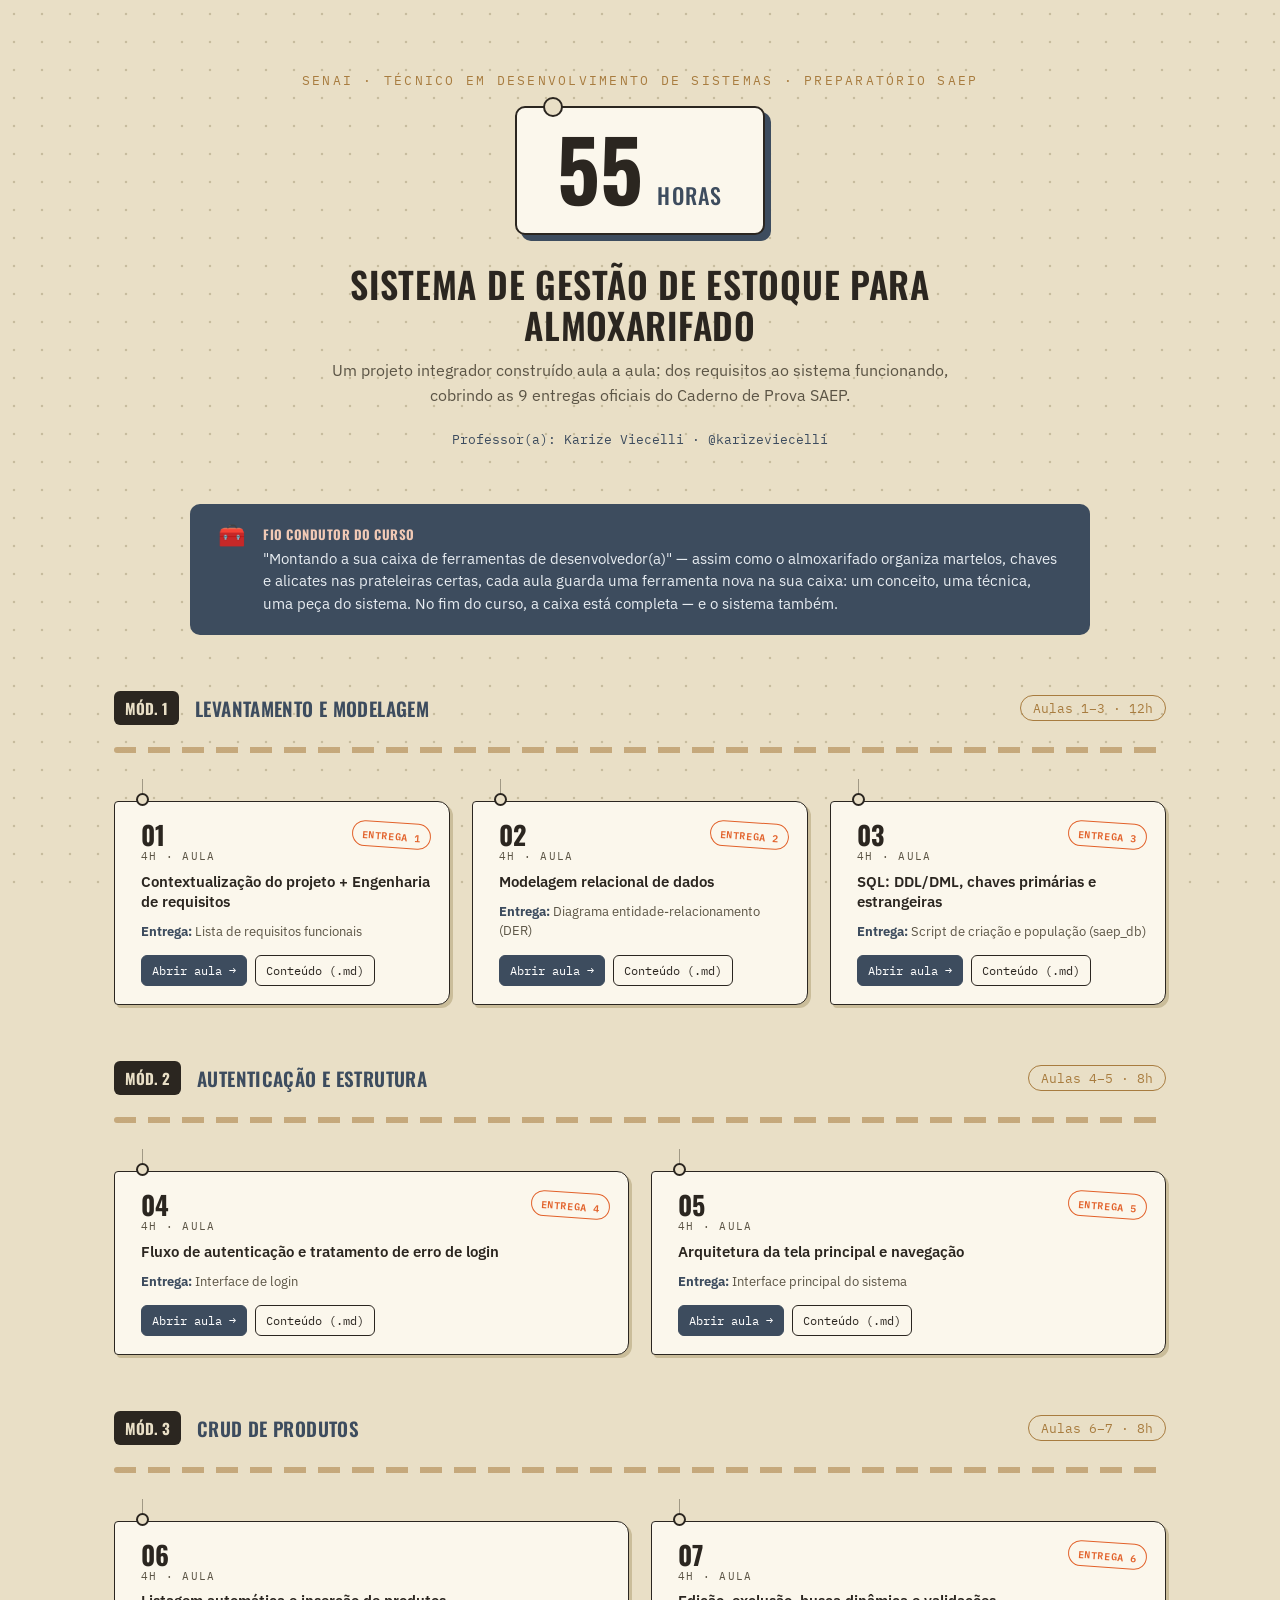
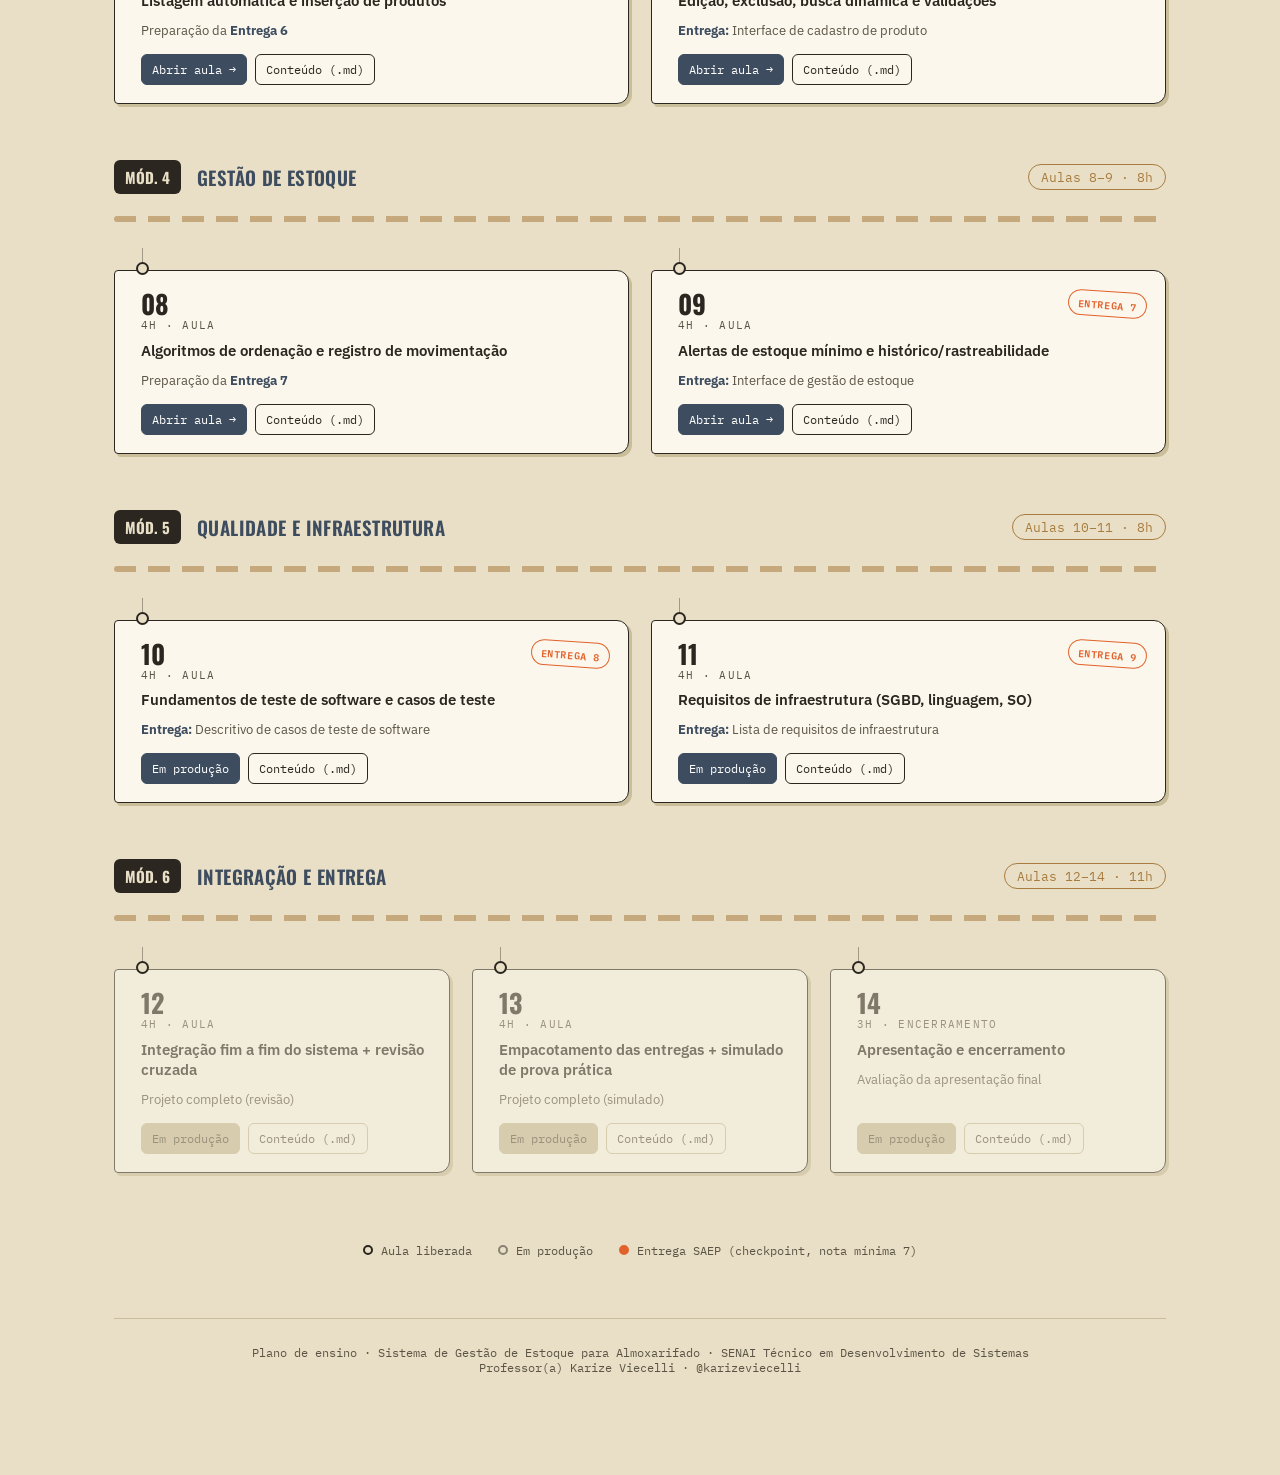
<file: index.html>
<!DOCTYPE html>
<html lang="pt-BR">
<head>
<meta charset="UTF-8">
<meta name="viewport" content="width=device-width, initial-scale=1.0">
<title>Plano de Ensino — Sistema de Gestão de Estoque para Almoxarifado</title>
<link rel="preconnect" href="https://fonts.googleapis.com">
<link href="https://fonts.googleapis.com/css2?family=Oswald:wght@400;500;600;700&family=IBM+Plex+Sans:wght@400;500;600;700&family=IBM+Plex+Mono:wght@400;500;600&display=swap" rel="stylesheet">
<style>
  :root{
    --kraft:#e9dfc6;
    --kraft-2:#e2d5b6;
    --panel:#fbf7ec;
    --ink:#2b2620;
    --ink-soft:#5b5445;
    --steel:#3d4c5e;
    --steel-2:#546983;
    --orange:#e2622b;
    --brass:#a87c3f;
    --hole:#c7bc9e;
    --line:#cabd9a;
  }
  *{box-sizing:border-box;}
  body{
    margin:0;
    font-family:'IBM Plex Sans', sans-serif;
    color:var(--ink);
    background:
      radial-gradient(circle, var(--hole) 1.4px, transparent 1.6px) 0 0/28px 28px,
      var(--kraft);
    background-attachment: fixed;
  }
  a{color:inherit;}
  .wrap{max-width:1100px; margin:0 auto; padding:0 24px 100px;}

  /* HERO */
  .hero{
    padding:72px 24px 56px;
    text-align:center;
    position:relative;
  }
  .hero .eyebrow{
    font-family:'IBM Plex Mono', monospace;
    letter-spacing:.18em;
    text-transform:uppercase;
    font-size:12.5px;
    color:var(--brass);
    margin-bottom:18px;
  }
  .hero .tagbig{
    display:inline-flex;
    align-items:baseline;
    gap:14px;
    background:var(--panel);
    border:2px solid var(--ink);
    border-radius:10px;
    padding:22px 40px;
    box-shadow:6px 6px 0 var(--steel);
    position:relative;
  }
  .hero .tagbig::before{
    content:'';
    position:absolute; top:-11px; left:26px;
    width:16px; height:16px; border-radius:50%;
    background:var(--kraft);
    border:2px solid var(--ink);
    box-shadow: 0 -18px 0 -6px transparent;
  }
  .hero .tagbig .num{
    font-family:'Oswald', sans-serif;
    font-weight:700;
    font-size:clamp(48px,9vw,84px);
    line-height:.9;
  }
  .hero .tagbig .unit{
    font-family:'Oswald', sans-serif;
    font-weight:500;
    font-size:22px;
    text-transform:uppercase;
    letter-spacing:.06em;
    color:var(--steel);
  }
  .hero h1{
    font-family:'Oswald', sans-serif;
    text-transform:uppercase;
    letter-spacing:.02em;
    font-weight:600;
    font-size:clamp(24px,3.4vw,36px);
    margin:28px auto 12px;
    max-width:820px;
    line-height:1.15;
  }
  .hero p{
    max-width:640px;
    margin:0 auto;
    color:var(--ink-soft);
    font-size:16px;
    line-height:1.6;
  }
  .hero .prof{
    margin-top:22px;
    font-family:'IBM Plex Mono', monospace;
    font-size:13px;
    color:var(--steel);
  }

  /* THREAD BANNER */
  .thread{
    max-width:900px;
    margin:0 auto 8px;
    background:var(--steel);
    color:var(--panel);
    border-radius:10px;
    padding:20px 28px;
    display:flex;
    gap:18px;
    align-items:flex-start;
  }
  .thread .icon{font-size:22px; line-height:1;}
  .thread strong{display:block; font-family:'Oswald',sans-serif; text-transform:uppercase; letter-spacing:.04em; font-size:13px; color:#f0c9b5; margin-bottom:4px;}
  .thread p{margin:0; font-size:14.5px; line-height:1.55; color:#e7ecf1;}

  /* MODULES */
  .module{margin-top:56px;}
  .module-head{
    display:flex;
    align-items:center;
    gap:16px;
    margin-bottom:22px;
  }
  .module-head .mnum{
    font-family:'Oswald',sans-serif;
    font-weight:700;
    font-size:15px;
    background:var(--ink);
    color:var(--kraft);
    border-radius:6px;
    padding:6px 11px;
  }
  .module-head h2{
    font-family:'Oswald', sans-serif;
    text-transform:uppercase;
    font-weight:600;
    font-size:19px;
    letter-spacing:.02em;
    margin:0;
    color:var(--steel);
    flex:1;
  }
  .module-head .hrs{
    font-family:'IBM Plex Mono', monospace;
    font-size:12.5px;
    color:var(--brass);
    border:1px solid var(--brass);
    border-radius:20px;
    padding:4px 12px;
    white-space:nowrap;
  }
  .peg-rail{
    height:6px;
    background: repeating-linear-gradient(90deg, var(--brass) 0 22px, transparent 22px 34px);
    border-radius:3px;
    margin-bottom:26px;
    opacity:.55;
  }

  .grid{
    display:grid;
    grid-template-columns:repeat(auto-fit, minmax(240px,1fr));
    gap:26px 22px;
  }

  /* TAG CARD */
  .tag{
    position:relative;
    padding-top:22px;
  }
  .tag .string{
    position:absolute;
    top:0; left:28px;
    width:1px; height:20px;
    background: var(--ink-soft);
    opacity:.5;
  }
  .tag .hole{
    position:absolute;
    top:14px; left:22px;
    width:13px; height:13px;
    border-radius:50%;
    background:var(--kraft);
    border:2px solid var(--ink);
    z-index:2;
  }
  .card{
    background:var(--panel);
    border:1.5px solid var(--ink);
    border-radius:4px 12px 12px 4px;
    padding:20px 18px 18px 26px;
    height:100%;
    display:flex;
    flex-direction:column;
    gap:10px;
    transition: transform .15s ease, box-shadow .15s ease;
    box-shadow:3px 3px 0 var(--line);
  }
  .card:hover{
    transform:translateY(-3px);
    box-shadow:5px 6px 0 var(--brass);
  }
  .card .top-row{
    display:flex;
    justify-content:space-between;
    align-items:flex-start;
    gap:8px;
  }
  .card .aula-num{
    font-family:'Oswald', sans-serif;
    font-weight:700;
    font-size:26px;
    color:var(--ink);
    line-height:1;
  }
  .card .aula-num span{
    display:block;
    font-family:'IBM Plex Mono', monospace;
    font-weight:400;
    font-size:10.5px;
    letter-spacing:.12em;
    color:var(--ink-soft);
    margin-top:3px;
  }
  .stamp{
    font-family:'IBM Plex Mono', monospace;
    font-size:10px;
    font-weight:600;
    letter-spacing:.06em;
    color:var(--orange);
    border:1.5px solid var(--orange);
    border-radius:20px;
    padding:3px 9px;
    transform:rotate(4deg);
    white-space:nowrap;
  }
  .card h3{
    margin:0;
    font-family:'IBM Plex Sans', sans-serif;
    font-weight:600;
    font-size:15px;
    line-height:1.35;
    color:var(--ink);
  }
  .card .deliv{
    font-size:12.5px;
    color:var(--ink-soft);
    line-height:1.5;
    flex:1;
  }
  .card .deliv b{color:var(--steel);}
  .card .links{
    display:flex;
    gap:8px;
    margin-top:4px;
    flex-wrap:wrap;
  }
  .card .links a{
    text-decoration:none;
    font-family:'IBM Plex Mono', monospace;
    font-size:11.5px;
    padding:7px 10px;
    border-radius:6px;
    border:1.5px solid var(--ink);
  }
  .card .links a.primary{
    background:var(--steel);
    border-color:var(--steel);
    color:#fff;
  }
  .card .links a.primary:hover{background:var(--ink); border-color:var(--ink);}
  .card .links a.secondary{
    background:transparent;
    color:var(--ink);
  }
  .card .links a.secondary:hover{background:var(--ink); color:var(--kraft);}
  .card.disabled{opacity:.55;}
  .card.disabled .links a{
    pointer-events:none;
    border-color:var(--line);
    color:var(--ink-soft);
  }
  .card.disabled .links a.primary{background:var(--line); border-color:var(--line); color:var(--ink-soft);}

  /* LEGEND */
  .legend{
    margin-top:70px;
    display:flex;
    gap:26px;
    flex-wrap:wrap;
    justify-content:center;
    font-family:'IBM Plex Mono', monospace;
    font-size:12px;
    color:var(--ink-soft);
  }
  .legend .item{display:flex; align-items:center; gap:8px;}
  .legend .dot{width:10px; height:10px; border-radius:50%; border:2px solid var(--ink); background:var(--kraft);}
  .legend .dot.stamped{background:var(--orange); border-color:var(--orange);}

  footer{
    text-align:center;
    margin-top:60px;
    padding-top:26px;
    border-top:1px solid var(--line);
    font-family:'IBM Plex Mono', monospace;
    font-size:12px;
    color:var(--ink-soft);
  }
  @media(max-width:600px){
    .hero{padding:52px 16px 40px;}
    .thread{flex-direction:column;}
  }
</style>
</head>
<body>

<div class="hero">
  <div class="eyebrow">SENAI · Técnico em Desenvolvimento de Sistemas · Preparatório SAEP</div>
  <div class="tagbig"><span class="num">55</span><span class="unit">horas</span></div>
  <h1>Sistema de Gestão de Estoque para Almoxarifado</h1>
  <p>Um projeto integrador construído aula a aula: dos requisitos ao sistema funcionando, cobrindo as 9 entregas oficiais do Caderno de Prova SAEP.</p>
  <div class="prof">Professor(a): Karize Viecelli · @karizeviecelli</div>
</div>

<div class="wrap">

  <div class="thread">
    <div class="icon">🧰</div>
    <div>
      <strong>Fio condutor do curso</strong>
      <p>"Montando a sua caixa de ferramentas de desenvolvedor(a)" — assim como o almoxarifado organiza martelos, chaves e alicates nas prateleiras certas, cada aula guarda uma ferramenta nova na sua caixa: um conceito, uma técnica, uma peça do sistema. No fim do curso, a caixa está completa — e o sistema também.</p>
    </div>
  </div>

  <!-- MÓDULO 1 -->
  <div class="module">
    <div class="module-head">
      <div class="mnum">MÓD. 1</div>
      <h2>Levantamento e Modelagem</h2>
      <div class="hrs">Aulas 1–3 · 12h</div>
    </div>
    <div class="peg-rail"></div>
    <div class="grid">

      <div class="tag">
        <div class="string"></div><div class="hole"></div>
        <div class="card">
          <div class="top-row">
            <div class="aula-num">01<span>4H · AULA</span></div>
            <div class="stamp">ENTREGA 1</div>
          </div>
          <h3>Contextualização do projeto + Engenharia de requisitos</h3>
          <div class="deliv"><b>Entrega:</b> Lista de requisitos funcionais</div>
          <div class="links">
            <a class="primary" href="Aula 01/a01_exposicao.html" target="_blank" rel="noopener noreferrer">Abrir aula →</a>
            <a class="secondary" href="Aula 01/aula-01.md" target="_blank" rel="noopener noreferrer">Conteúdo (.md)</a>
          </div>
        </div>
      </div>

      <div class="tag">
        <div class="string"></div><div class="hole"></div>
        <div class="card "> <!-- Removido "card disabled" para indicar que a aula está liberada -->
          <div class="top-row">
            <div class="aula-num">02<span>4H · AULA</span></div>
            <div class="stamp">ENTREGA 2</div>
          </div>
          <h3>Modelagem relacional de dados</h3>
          <div class="deliv"><b>Entrega:</b> Diagrama entidade-relacionamento (DER)</div>
          <div class="links">
            <a class="primary" href="Aula 02/a02_exposicao.html" target="_blank" rel="noopener noreferrer">Abrir aula →</a> <!--Em produção</a>-->
            <a class="secondary" href="Aula 02/aula-02.md" target="_blank" rel="noopener noreferrer">Conteúdo (.md)</a>
          </div>
        </div>
      </div>

      <div class="tag">
        <div class="string"></div><div class="hole"></div>
        <div class="card"><!-- Removido "card disabled" para indicar que a aula está liberada -->
          <div class="top-row">
            <div class="aula-num">03<span>4H · AULA</span></div>
            <div class="stamp">ENTREGA 3</div>
          </div>
          <h3>SQL: DDL/DML, chaves primárias e estrangeiras</h3>
          <div class="deliv"><b>Entrega:</b> Script de criação e população (saep_db)</div>
          <div class="links">
            <a class="primary" href="Aula 03/a03_exposicao.html" target="_blank" rel="noopener noreferrer">Abrir aula →</a> <!--Em produção</a>-->
            <a class="secondary" href="Aula 03/aula-03.md" target="_blank" rel="noopener noreferrer">Conteúdo (.md)</a>
          </div>
        </div>
      </div>

    </div>
  </div>

  <!-- MÓDULO 2 -->
  <div class="module">
    <div class="module-head">
      <div class="mnum">MÓD. 2</div>
      <h2>Autenticação e Estrutura</h2>
      <div class="hrs">Aulas 4–5 · 8h</div>
    </div>
    <div class="peg-rail"></div>
    <div class="grid">

      <div class="tag">
        <div class="string"></div><div class="hole"></div>
        <div class="card  "><!-- Removido "card disabled" para indicar que a aula está liberada -->
          <div class="top-row">
            <div class="aula-num">04<span>4H · AULA</span></div>
            <div class="stamp">ENTREGA 4</div>
          </div>
          <h3>Fluxo de autenticação e tratamento de erro de login</h3>
          <div class="deliv"><b>Entrega:</b> Interface de login</div>
          <div class="links">
            <a class="primary" href="Aula 04/a04_exposicao.html" target="_blank" rel="noopener noreferrer">Abrir aula →</a> <!--Em produção</a>-->
            <a class="secondary" href="Aula 04/aula-04.md" target="_blank" rel="noopener noreferrer">Conteúdo (.md)</a>
          </div>
        </div>
      </div>

      <div class="tag">
        <div class="string"></div><div class="hole"></div>
        <div class="card "><!-- Removido "card disabled" para indicar que a aula está liberada -->
          <div class="top-row">
            <div class="aula-num">05<span>4H · AULA</span></div>
            <div class="stamp">ENTREGA 5</div>
          </div>
          <h3>Arquitetura da tela principal e navegação</h3>
          <div class="deliv"><b>Entrega:</b> Interface principal do sistema</div>
          <div class="links">
            <a class="primary" href="Aula 05/a05_exposicao.html" target="_blank" rel="noopener noreferrer">Abrir aula →</a> <!--Em produção</a>-->
            <a class="secondary" href="Aula 05/aula-05.md" target="_blank" rel="noopener noreferrer">Conteúdo (.md)</a>
          </div>
        </div>
      </div>

    </div>
  </div>

  <!-- MÓDULO 3 -->
  <div class="module">
    <div class="module-head">
      <div class="mnum">MÓD. 3</div>
      <h2>CRUD de Produtos</h2>
      <div class="hrs">Aulas 6–7 · 8h</div>
    </div>
    <div class="peg-rail"></div>
    <div class="grid">

      <div class="tag">
        <div class="string"></div><div class="hole"></div>
        <div class="card"><!-- Removido "card disabled" para indicar que a aula está liberada -->
          <div class="top-row">
            <div class="aula-num">06<span>4H · AULA</span></div>
          </div>
          <h3>Listagem automática e inserção de produtos</h3>
          <div class="deliv">Preparação da <b>Entrega 6</b></div>
          <div class="links">
            <a class="primary" href="Aula 06/a06_exposicao.html" target="_blank" rel="noopener noreferrer">Abrir aula →</a> <!--Em produção</a>-->
            <a class="secondary" href="Aula 06/aula-06.md" target="_blank" rel="noopener noreferrer">Conteúdo (.md)</a>
          </div>
        </div>
      </div>

      <div class="tag">
        <div class="string"></div><div class="hole"></div>
        <div class="card"><!-- Removido "card disabled" para indicar que a aula está liberada -->
          <div class="top-row">
            <div class="aula-num">07<span>4H · AULA</span></div>
            <div class="stamp">ENTREGA 6</div>
          </div>
          <h3>Edição, exclusão, busca dinâmica e validações</h3>
          <div class="deliv"><b>Entrega:</b> Interface de cadastro de produto</div>
          <div class="links">
            <a class="primary" href="Aula 07/a07_exposicao.html" target="_blank" rel="noopener noreferrer">Abrir aula →</a> <!--Em produção</a>-->
            <a class="secondary" href="Aula 07/aula-07.md" target="_blank" rel="noopener noreferrer">Conteúdo (.md)</a>
          </div>
        </div>
      </div>

    </div>
  </div>

  <!-- MÓDULO 4 -->
  <div class="module">
    <div class="module-head">
      <div class="mnum">MÓD. 4</div>
      <h2>Gestão de Estoque</h2>
      <div class="hrs">Aulas 8–9 · 8h</div>
    </div>
    <div class="peg-rail"></div>
    <div class="grid">

      <div class="tag">
        <div class="string"></div><div class="hole"></div>
        <div class="card"><!-- Removido "card disabled" para indicar que a aula está liberada -->
          <div class="top-row">
            <div class="aula-num">08<span>4H · AULA</span></div>
          </div>
          <h3>Algoritmos de ordenação e registro de movimentação</h3>
          <div class="deliv">Preparação da <b>Entrega 7</b></div>
          <div class="links">
            <a class="primary" href="Aula 08/a08_exposicao.html" target="_blank" rel="noopener noreferrer">Abrir aula →</a> <!--Em produção</a>-->
            <a class="secondary" href="Aula 08/aula-08.md" target="_blank" rel="noopener noreferrer">Conteúdo (.md)</a>
          </div>
        </div>
      </div>

      <div class="tag">
        <div class="string"></div><div class="hole"></div>
        <div class="card"><!-- Removido "card disabled" para indicar que a aula está liberada -->
          <div class="top-row">
            <div class="aula-num">09<span>4H · AULA</span></div>
            <div class="stamp">ENTREGA 7</div>
          </div>
          <h3>Alertas de estoque mínimo e histórico/rastreabilidade</h3>
          <div class="deliv"><b>Entrega:</b> Interface de gestão de estoque</div>
          <div class="links">
            <a class="primary" href="Aula 09/a09_exposicao.html" target="_blank" rel="noopener noreferrer">Abrir aula →</a> <!--Em produção</a>-->
            <a class="secondary" href="Aula 09/aula-09.md" target="_blank" rel="noopener noreferrer">Conteúdo (.md)</a>
          </div>
        </div>
      </div>

    </div>
  </div>

  <!-- MÓDULO 5 -->
  <div class="module">
    <div class="module-head">
      <div class="mnum">MÓD. 5</div>
      <h2>Qualidade e Infraestrutura</h2>
      <div class="hrs">Aulas 10–11 · 8h</div>
    </div>
    <div class="peg-rail"></div>
    <div class="grid">

      <div class="tag">
        <div class="string"></div><div class="hole"></div>
        <div class="card"><!-- Removido "card disabled" para indicar que a aula está liberada -->
          <div class="top-row">
            <div class="aula-num">10<span>4H · AULA</span></div>
            <div class="stamp">ENTREGA 8</div>
          </div>
          <h3>Fundamentos de teste de software e casos de teste</h3>
          <div class="deliv"><b>Entrega:</b> Descritivo de casos de teste de software</div>
          <div class="links">
            <a class="primary" href="Aula 10/a10_exposicao.html" target="_blank" rel="noopener noreferrer">Em produção</a>
            <a class="secondary" href="Aula 10/aula-10.md" target="_blank" rel="noopener noreferrer">Conteúdo (.md)</a>
          </div>
        </div>
      </div>

      <div class="tag">
        <div class="string"></div><div class="hole"></div>
        <div class="card"><!-- Removido "card disabled" para indicar que a aula está liberada -->
          <div class="top-row">
            <div class="aula-num">11<span>4H · AULA</span></div>
            <div class="stamp">ENTREGA 9</div>
          </div>
          <h3>Requisitos de infraestrutura (SGBD, linguagem, SO)</h3>
          <div class="deliv"><b>Entrega:</b> Lista de requisitos de infraestrutura</div>
          <div class="links">
            <a class="primary" href="Aula 11/a11_exposicao.html" target="_blank" rel="noopener noreferrer">Em produção</a>
            <a class="secondary" href="Aula 11/aula-11.md" target="_blank" rel="noopener noreferrer">Conteúdo (.md)</a>
          </div>
        </div>
      </div>

    </div>
  </div>

  <!-- MÓDULO 6 -->
  <div class="module">
    <div class="module-head">
      <div class="mnum">MÓD. 6</div>
      <h2>Integração e Entrega</h2>
      <div class="hrs">Aulas 12–14 · 11h</div>
    </div>
    <div class="peg-rail"></div>
    <div class="grid">

      <div class="tag">
        <div class="string"></div><div class="hole"></div>
        <div class="card disabled"><!-- Removido "card disabled" para indicar que a aula está liberada -->
          <div class="top-row">
            <div class="aula-num">12<span>4H · AULA</span></div>
          </div>
          <h3>Integração fim a fim do sistema + revisão cruzada</h3>
          <div class="deliv">Projeto completo (revisão)</div>
          <div class="links">
            <a class="primary" href="Aula 12/a12_exposicao.html" target="_blank" rel="noopener noreferrer">Em produção</a>
            <a class="secondary" href="Aula 12/aula-12.md" target="_blank" rel="noopener noreferrer">Conteúdo (.md)</a>
          </div>
        </div>
      </div>

      <div class="tag">
        <div class="string"></div><div class="hole"></div>
        <div class="card disabled"><!-- Removido "card disabled" para indicar que a aula está liberada -->
          <div class="top-row">
            <div class="aula-num">13<span>4H · AULA</span></div>
          </div>
          <h3>Empacotamento das entregas + simulado de prova prática</h3>
          <div class="deliv">Projeto completo (simulado)</div>
          <div class="links">
            <a class="primary" href="Aula 13/a13_exposicao.html" target="_blank" rel="noopener noreferrer">Em produção</a>
            <a class="secondary" href="Aula 13/aula-13.md" target="_blank" rel="noopener noreferrer">Conteúdo (.md)</a>
          </div>
        </div>
      </div>

      <div class="tag">
        <div class="string"></div><div class="hole"></div>
        <div class="card disabled"><!-- Removido "card disabled" para indicar que a aula está liberada -->
          <div class="top-row">
            <div class="aula-num">14<span>3H · ENCERRAMENTO</span></div>
          </div>
          <h3>Apresentação e encerramento</h3>
          <div class="deliv">Avaliação da apresentação final</div>
          <div class="links">
            <a class="primary" href="Aula 14/a14_exposicao.html" target="_blank" rel="noopener noreferrer">Em produção</a>
            <a class="secondary" href="Aula 14/aula-14.md" target="_blank" rel="noopener noreferrer">Conteúdo (.md)</a>
          </div>
        </div>
      </div>

    </div>
  </div>

  <div class="legend">
    <div class="item"><span class="dot"></span> Aula liberada</div>
    <div class="item"><span class="dot" style="opacity:.5"></span> Em produção</div>
    <div class="item"><span class="dot stamped"></span> Entrega SAEP (checkpoint, nota mínima 7)</div>
  </div>

  <footer>
    Plano de ensino · Sistema de Gestão de Estoque para Almoxarifado · SENAI Técnico em Desenvolvimento de Sistemas<br>
    Professor(a) Karize Viecelli · @karizeviecelli
  </footer>

</div>
</body>
</html>
</file>
